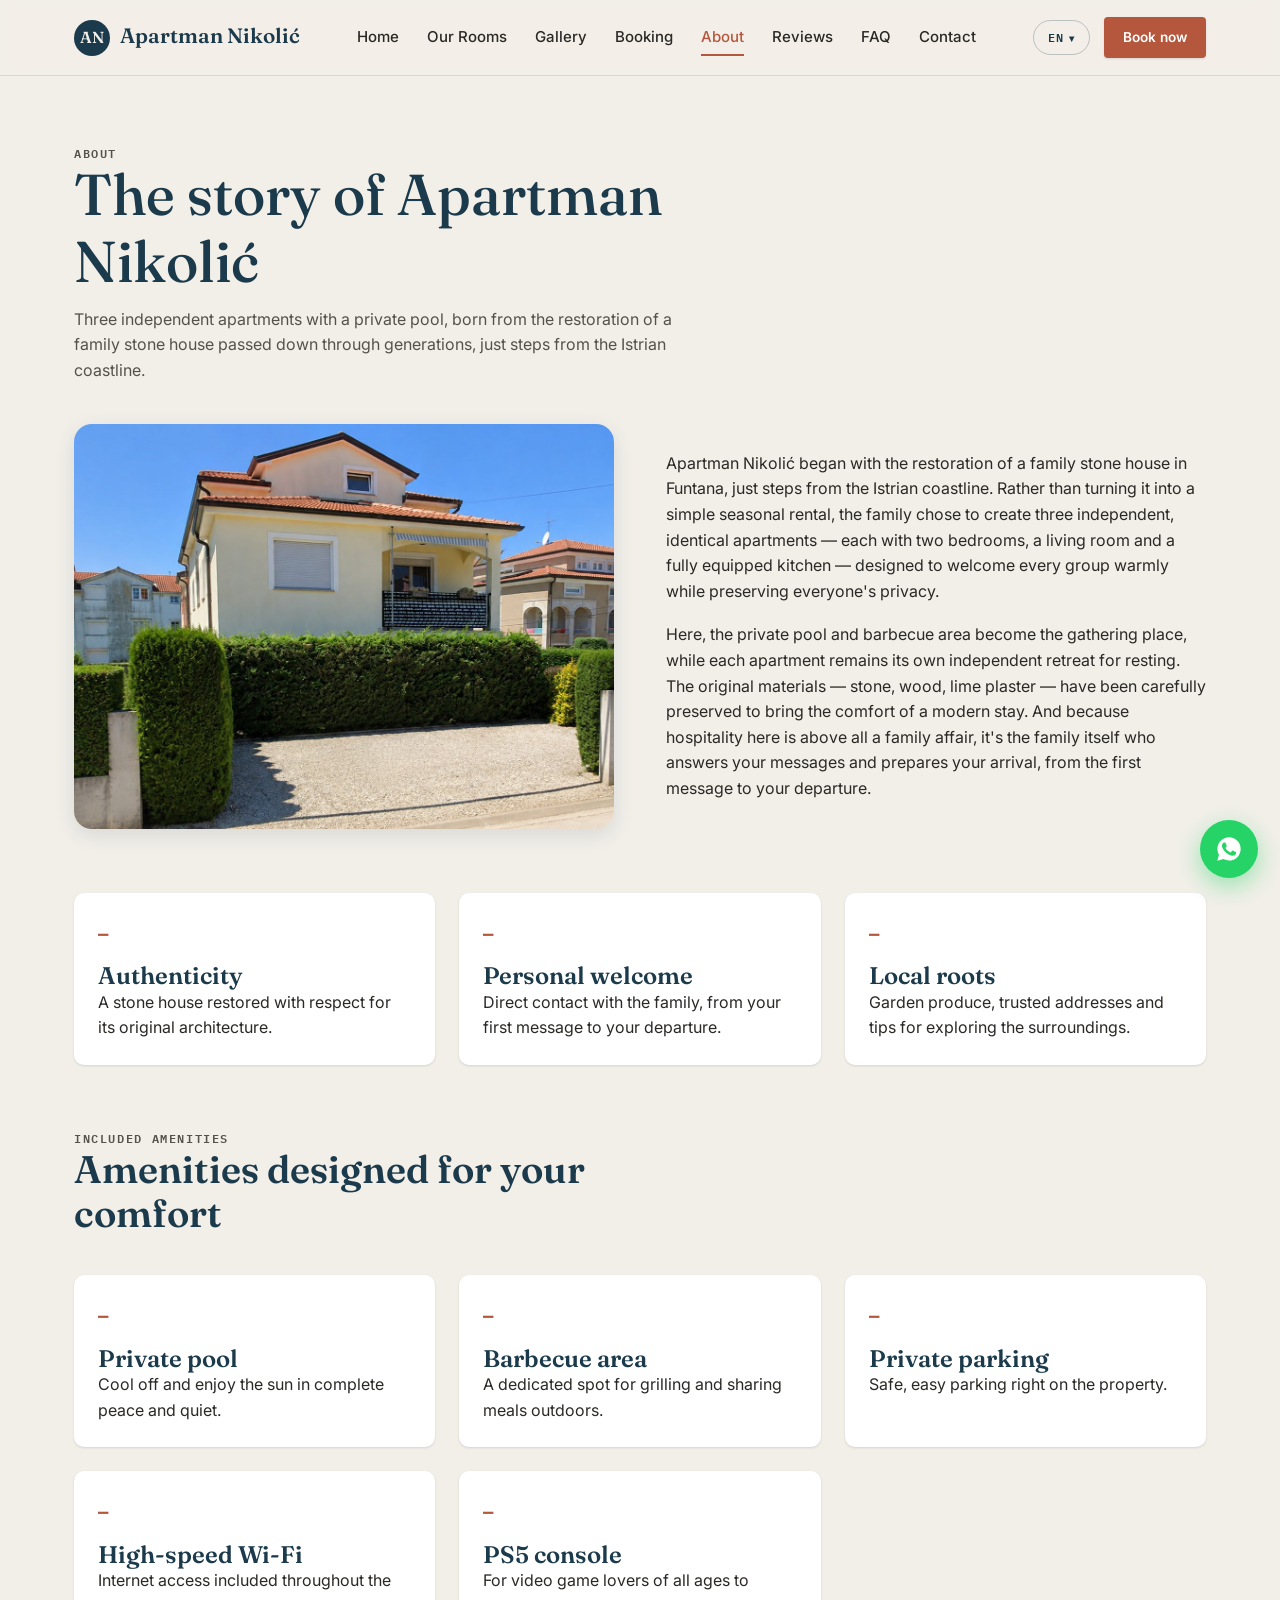
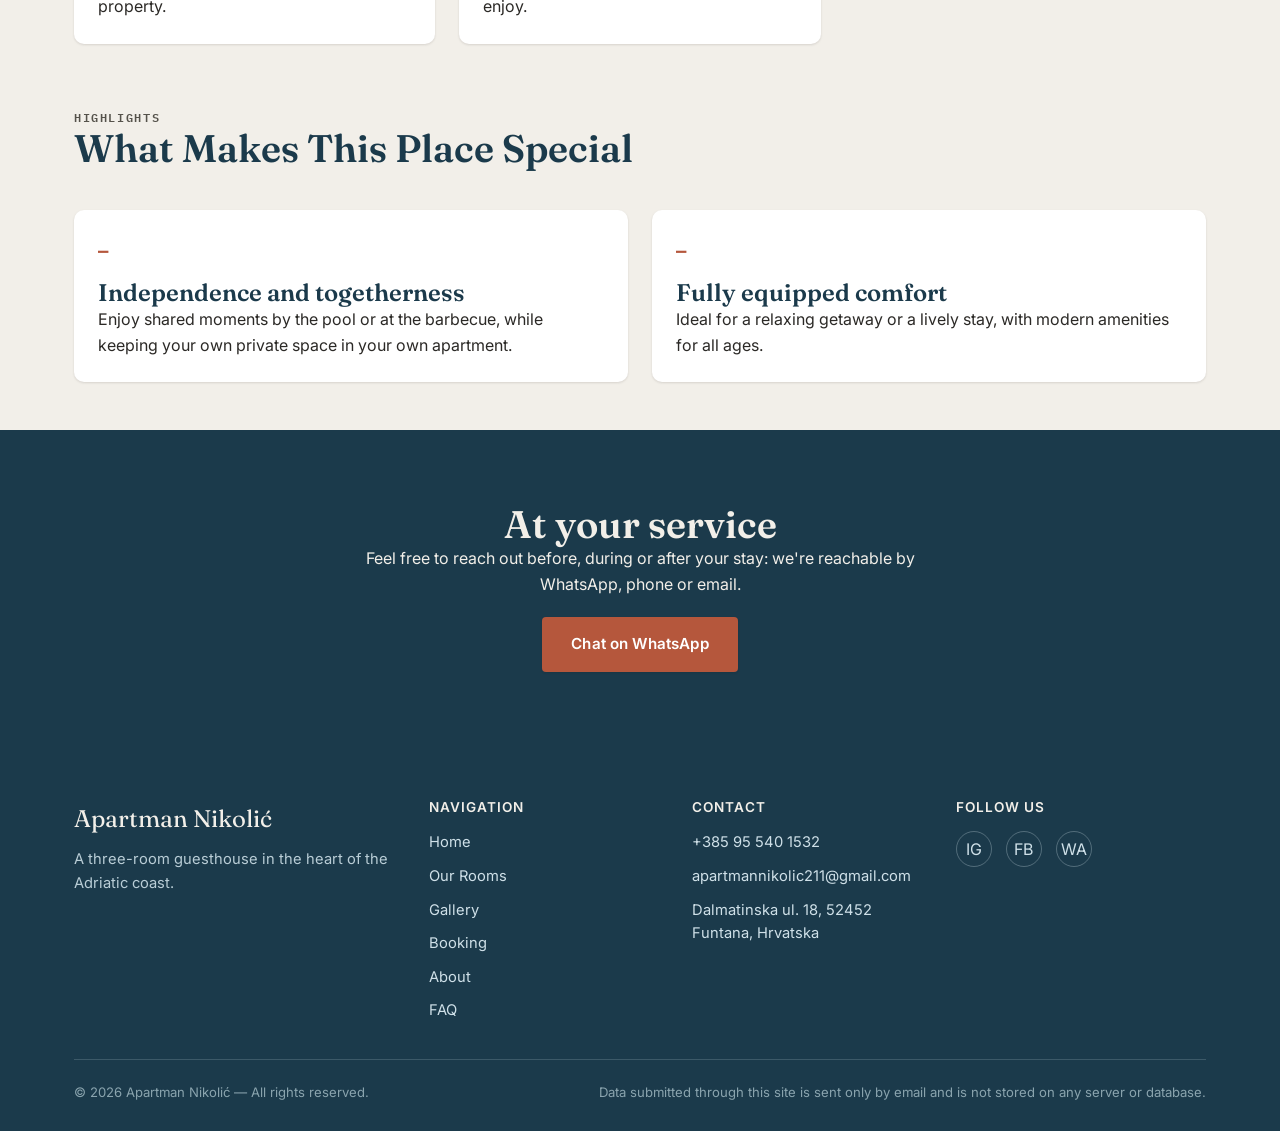
<file: about.html>
<!DOCTYPE html>
<html lang="hr">
<head>
<meta charset="UTF-8">
<meta name="viewport" content="width=device-width, initial-scale=1.0">
<title>O nama — Apartman Nikolić</title>
<meta name="description" content="Priča Apartmana Nikolić, pažljivo obnovljene kamene kuće na jadranskoj obali.">
<link rel="icon" href="data:image/svg+xml,%3Csvg xmlns='http://www.w3.org/2000/svg' viewBox='0 0 100 100'%3E%3Crect width='100' height='100' rx='20' fill='%231B3A4B'/%3E%3Cpath d='M18 58 L50 26 L82 58 L82 82 L18 82 Z' fill='%23F2EFE9'/%3E%3Crect x='42' y='62' width='16' height='20' fill='%23B5573C'/%3E%3C/svg%3E">
<link rel="preconnect" href="https://fonts.googleapis.com">
<link rel="preconnect" href="https://fonts.gstatic.com" crossorigin>
<link href="https://fonts.googleapis.com/css2?family=Fraunces:opsz,wght@9..144,400;9..144,500;9..144,600;9..144,700&family=Inter:wght@400;500;600;700&family=IBM+Plex+Mono:wght@400;500;600&display=swap" rel="stylesheet">
<link rel="stylesheet" href="assets/css/style.css?v=2">
</head>
<body data-page="about">
<a class="skip-link" href="#main" data-i18n="common.skipToContent">Aller au contenu</a>

<header class="site-header">
  <div class="site-header__inner">
    <a href="index.html" class="brand"><span class="brand__mark">AN</span> Apartman Nikolić</a>
    <nav class="main-nav" id="mainNav">
      <a href="index.html" data-nav-page="home" data-i18n="nav.home">Accueil</a>
      <a href="rooms.html" data-nav-page="rooms" data-i18n="nav.rooms">Nos chambres</a>
      <a href="gallery.html" data-nav-page="gallery" data-i18n="nav.gallery">Galerie</a>
      <a href="booking.html" data-nav-page="booking" data-i18n="nav.booking">Réservation</a>
      <a href="about.html" data-nav-page="about" data-i18n="nav.about">À propos</a>
      <a href="reviews.html" data-nav-page="reviews" data-i18n="nav.reviews">Avis clients</a>
      <a href="faq.html" data-nav-page="faq" data-i18n="nav.faq">FAQ</a>
      <a href="contact.html" data-nav-page="contact" data-i18n="nav.contact">Contact</a>
    </nav>
    <div class="header-actions">
      <div class="lang-switch">
        <button type="button" class="lang-switch__btn" aria-haspopup="true" aria-expanded="false" data-i18n-aria-label="common.chooseLanguage">
          <span data-lang-current-label>HR</span> <span class="lang-switch__chevron">▾</span>
        </button>
        <div class="lang-switch__menu" role="menu">
          <button type="button" class="lang-switch__option" data-lang="hr" role="menuitem">Hrvatski</button>
          <button type="button" class="lang-switch__option" data-lang="en" role="menuitem">English</button>
          <button type="button" class="lang-switch__option" data-lang="de" role="menuitem">Deutsch</button>
        </div>
      </div>
      <a href="booking.html" class="btn btn-primary btn-sm" data-i18n="common.bookNow">Réserver</a>
      <button type="button" class="nav-toggle" aria-label="Menu" aria-expanded="false">
        <span></span><span></span><span></span>
      </button>
    </div>
  </div>
</header>

<main id="main">
  <section class="section--tight section" style="padding-top:56px;">
    <div class="container">
      <div class="section-head">
        <p class="eyebrow" data-i18n="aboutPage.hero.eyebrow">À PROPOS</p>
        <h1 data-i18n="aboutPage.hero.title">L'histoire de l'Apartman Nikolić</h1>
        <p data-i18n="aboutPage.hero.text">…</p>
      </div>

      <div class="split-block">
        <div class="split-block__media">
          <img src="assets/img/exterior/maison-facade.jpg" alt="Apartman Nikolić" loading="lazy">
        </div>
        <div>
          <p data-i18n="aboutPage.story.0" style="margin-bottom:18px;">…</p>
          <p data-i18n="aboutPage.story.1">…</p>
        </div>
      </div>

      <div class="value-grid" style="margin-top:64px;">
        <div class="value-card"><span class="value-card__icon value-card__icon--plain">–</span><h3 data-i18n="aboutPage.values.0.title">…</h3><p data-i18n="aboutPage.values.0.text">…</p></div>
        <div class="value-card"><span class="value-card__icon value-card__icon--plain">–</span><h3 data-i18n="aboutPage.values.1.title">…</h3><p data-i18n="aboutPage.values.1.text">…</p></div>
        <div class="value-card"><span class="value-card__icon value-card__icon--plain">–</span><h3 data-i18n="aboutPage.values.2.title">…</h3><p data-i18n="aboutPage.values.2.text">…</p></div>
      </div>

      <div class="section-head" style="margin-top:64px;">
        <p class="eyebrow" data-i18n="aboutPage.amenitiesSection.eyebrow">ÉQUIPEMENTS INCLUS</p>
        <h2 data-i18n="aboutPage.amenitiesSection.title">Des équipements pensés pour votre confort</h2>
      </div>
      <div class="value-grid">
        <div class="value-card"><span class="value-card__icon value-card__icon--plain">–</span><h3 data-i18n="aboutPage.amenitiesSection.items.0.title">…</h3><p data-i18n="aboutPage.amenitiesSection.items.0.text">…</p></div>
        <div class="value-card"><span class="value-card__icon value-card__icon--plain">–</span><h3 data-i18n="aboutPage.amenitiesSection.items.1.title">…</h3><p data-i18n="aboutPage.amenitiesSection.items.1.text">…</p></div>
        <div class="value-card"><span class="value-card__icon value-card__icon--plain">–</span><h3 data-i18n="aboutPage.amenitiesSection.items.2.title">…</h3><p data-i18n="aboutPage.amenitiesSection.items.2.text">…</p></div>
        <div class="value-card"><span class="value-card__icon value-card__icon--plain">–</span><h3 data-i18n="aboutPage.amenitiesSection.items.3.title">…</h3><p data-i18n="aboutPage.amenitiesSection.items.3.text">…</p></div>
        <div class="value-card"><span class="value-card__icon value-card__icon--plain">–</span><h3 data-i18n="aboutPage.amenitiesSection.items.4.title">…</h3><p data-i18n="aboutPage.amenitiesSection.items.4.text">…</p></div>
      </div>

      <div class="section-head" style="margin-top:64px;">
        <p class="eyebrow" data-i18n="aboutPage.highlightsSection.eyebrow">AVANTAGES</p>
        <h2 data-i18n="aboutPage.highlightsSection.title">Les Plus de cet Hébergement</h2>
      </div>
      <div class="value-grid" style="grid-template-columns: repeat(2, 1fr);">
        <div class="value-card"><span class="value-card__icon value-card__icon--plain">–</span><h3 data-i18n="aboutPage.highlightsSection.items.0.title">…</h3><p data-i18n="aboutPage.highlightsSection.items.0.text">…</p></div>
        <div class="value-card"><span class="value-card__icon value-card__icon--plain">–</span><h3 data-i18n="aboutPage.highlightsSection.items.1.title">…</h3><p data-i18n="aboutPage.highlightsSection.items.1.text">…</p></div>
      </div>
    </div>
  </section>

  <section class="section section--adriatic text-center">
    <div class="container" style="max-width:600px;">
      <h2 data-i18n="aboutPage.hostTitle">À votre service</h2>
      <p data-i18n="aboutPage.hostText">…</p>
      <a data-config-href="whatsapp" target="_blank" rel="noopener" class="btn btn-primary" style="margin-top:20px;" data-i18n="common.whatsappLabel">Discuter sur WhatsApp</a>
    </div>
  </section>
</main>

<footer class="site-footer">
  <div class="container">
    <div class="footer-grid">
      <div>
        <div class="footer-brand__mark">Apartman Nikolić</div>
        <p data-i18n="footer.tagline">…</p>
      </div>
      <div>
        <h4 data-i18n="footer.pagesTitle">Navigation</h4>
        <div class="footer-links">
          <a href="index.html" data-i18n="nav.home">Accueil</a>
          <a href="rooms.html" data-i18n="nav.rooms">Nos chambres</a>
          <a href="gallery.html" data-i18n="nav.gallery">Galerie</a>
          <a href="booking.html" data-i18n="nav.booking">Réservation</a>
          <a href="about.html" data-i18n="nav.about">À propos</a>
          <a href="faq.html" data-i18n="nav.faq">FAQ</a>
        </div>
      </div>
      <div>
        <h4 data-i18n="footer.contactTitle">Contact</h4>
        <div class="footer-links">
          <a data-config-href="tel" data-config="contactPhoneDisplay">+385 95 540 1532</a>
          <a data-config-href="email" data-config="contactEmail">info@apartman-nikolic.hr</a>
          <a data-config-href="map" data-config="address" target="_blank" rel="noopener">Dalmatinska ul. 18, 52452 Funtana, Hrvatska</a>
        </div>
      </div>
      <div>
        <h4 data-i18n="footer.followTitle">Suivez-nous</h4>
        <div class="social-row">
          <a href="#" aria-label="Instagram">IG</a>
          <a href="#" aria-label="Facebook">FB</a>
          <a data-config-href="whatsapp" target="_blank" rel="noopener" aria-label="WhatsApp">WA</a>
        </div>
      </div>
    </div>
    <div class="footer-bottom">
      <span>&copy; <span id="year"></span> Apartman Nikolić — <span data-i18n="footer.rights">Tous droits réservés.</span></span>
      <span data-i18n="footer.privacyNote">…</span>
    </div>
  </div>
</footer>

<a class="whatsapp-float" data-config-href="whatsapp" target="_blank" rel="noopener" data-i18n-aria-label="common.whatsappLabel" aria-label="WhatsApp">
  <svg width="28" height="28" viewBox="0 0 24 24" fill="currentColor" aria-hidden="true"><path d="M12.04 2c-5.5 0-9.96 4.46-9.96 9.96 0 1.76.46 3.48 1.34 5L2 22l5.2-1.36a9.9 9.9 0 0 0 4.84 1.24h.01c5.5 0 9.96-4.46 9.96-9.96S17.55 2 12.04 2Zm5.86 14.24c-.25.7-1.46 1.34-2.02 1.42-.52.08-1.17.11-1.89-.12-.43-.14-.99-.32-1.7-.63-3-1.3-4.96-4.34-5.11-4.54-.15-.2-1.22-1.63-1.22-3.11 0-1.48.78-2.2 1.05-2.5.27-.3.6-.37.8-.37.2 0 .4 0 .58.01.19.01.44-.07.68.53.25.6.85 2.08.92 2.23.07.15.12.33.02.53-.1.2-.15.33-.3.5-.15.18-.31.4-.45.53-.15.15-.3.31-.13.61.17.3.76 1.26 1.63 2.04 1.12 1 2.06 1.31 2.36 1.46.3.15.48.13.66-.08.18-.2.76-.89.96-1.19.2-.3.4-.25.68-.15.28.1 1.77.84 2.08 1 .3.15.5.23.58.36.08.13.08.75-.17 1.45Z"/></svg>
</a>

<script src="assets/js/config.js?v=2"></script>
<script src="assets/js/i18n.js?v=2"></script>
<script src="assets/js/rooms-data.js?v=2"></script>
<script src="assets/js/main.js?v=2"></script>
<script src="assets/js/rooms-ui.js?v=2"></script>
</body>
</html>
</file>
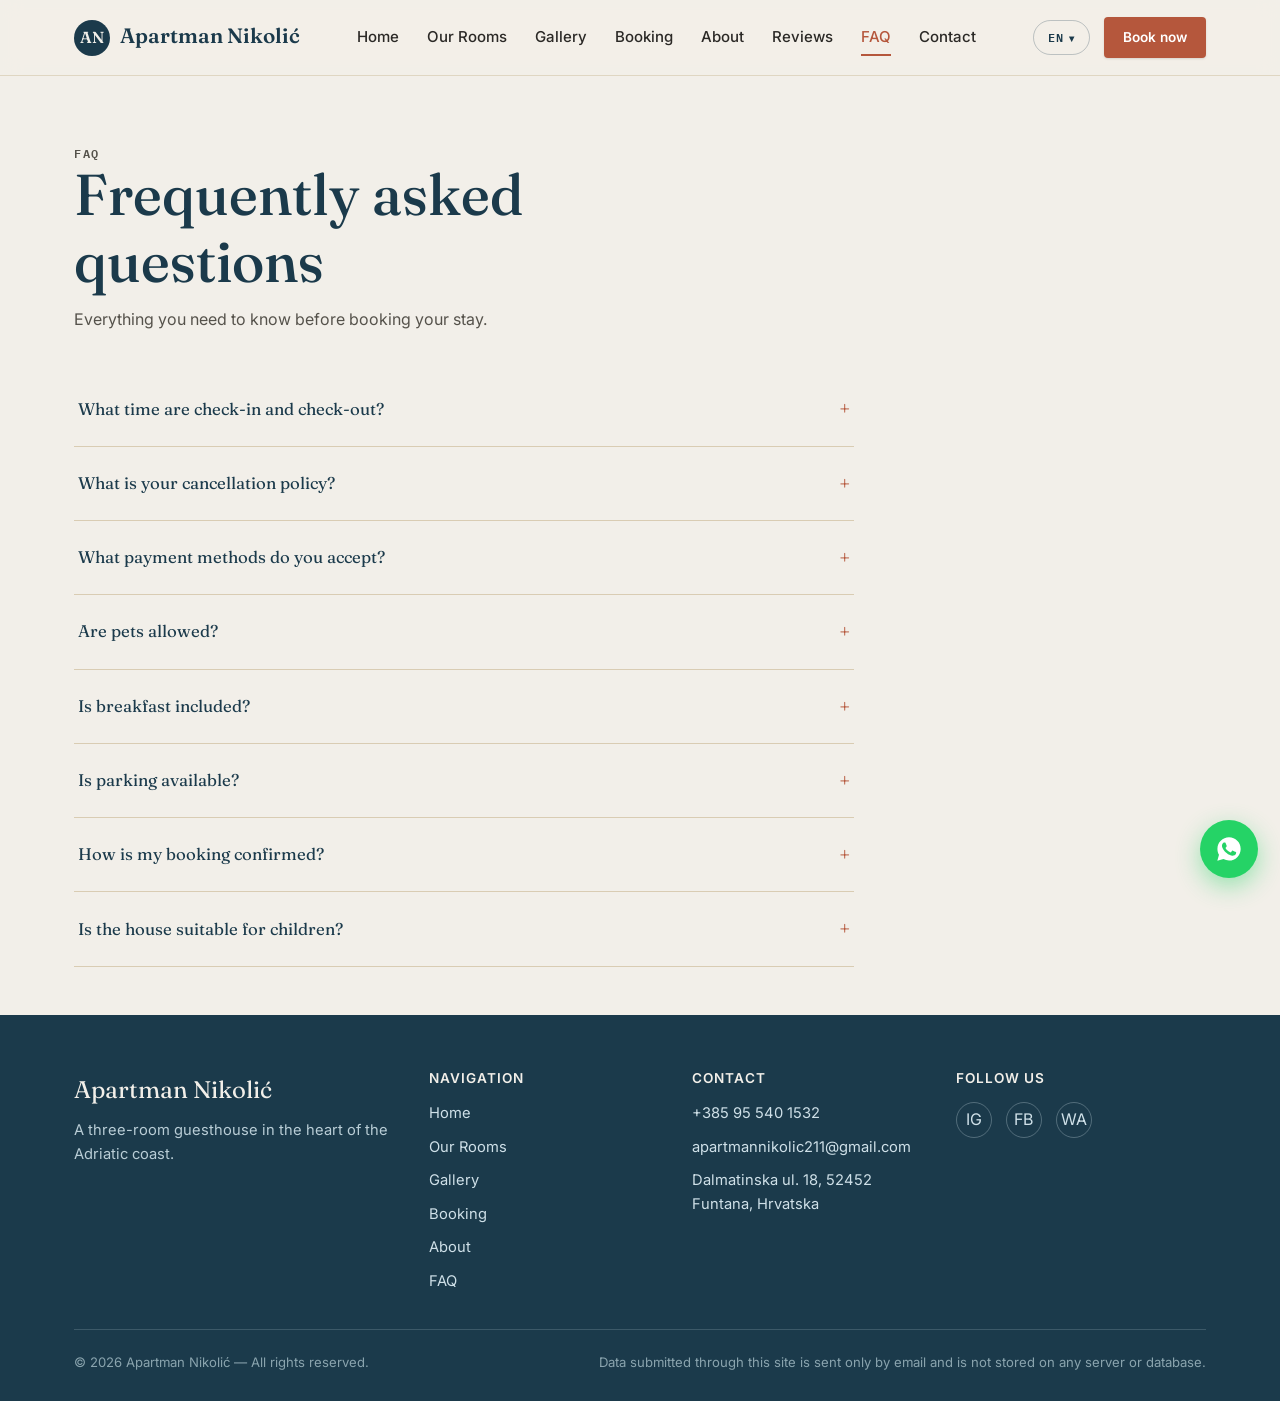
<file: faq.html>
<!DOCTYPE html>
<html lang="hr">
<head>
<meta charset="UTF-8">
<meta name="viewport" content="width=device-width, initial-scale=1.0">
<title>Česta pitanja — Apartman Nikolić</title>
<meta name="description" content="Dolazak, otkazivanje, plaćanje, kućni ljubimci: svi odgovori na vaša pitanja.">
<link rel="icon" href="data:image/svg+xml,%3Csvg xmlns='http://www.w3.org/2000/svg' viewBox='0 0 100 100'%3E%3Crect width='100' height='100' rx='20' fill='%231B3A4B'/%3E%3Cpath d='M18 58 L50 26 L82 58 L82 82 L18 82 Z' fill='%23F2EFE9'/%3E%3Crect x='42' y='62' width='16' height='20' fill='%23B5573C'/%3E%3C/svg%3E">
<link rel="preconnect" href="https://fonts.googleapis.com">
<link rel="preconnect" href="https://fonts.gstatic.com" crossorigin>
<link href="https://fonts.googleapis.com/css2?family=Fraunces:opsz,wght@9..144,400;9..144,500;9..144,600;9..144,700&family=Inter:wght@400;500;600;700&family=IBM+Plex+Mono:wght@400;500;600&display=swap" rel="stylesheet">
<link rel="stylesheet" href="assets/css/style.css?v=2">
</head>
<body data-page="faq">
<a class="skip-link" href="#main" data-i18n="common.skipToContent">Aller au contenu</a>

<header class="site-header">
  <div class="site-header__inner">
    <a href="index.html" class="brand"><span class="brand__mark">AN</span> Apartman Nikolić</a>
    <nav class="main-nav" id="mainNav">
      <a href="index.html" data-nav-page="home" data-i18n="nav.home">Accueil</a>
      <a href="rooms.html" data-nav-page="rooms" data-i18n="nav.rooms">Nos chambres</a>
      <a href="gallery.html" data-nav-page="gallery" data-i18n="nav.gallery">Galerie</a>
      <a href="booking.html" data-nav-page="booking" data-i18n="nav.booking">Réservation</a>
      <a href="about.html" data-nav-page="about" data-i18n="nav.about">À propos</a>
      <a href="reviews.html" data-nav-page="reviews" data-i18n="nav.reviews">Avis clients</a>
      <a href="faq.html" data-nav-page="faq" data-i18n="nav.faq">FAQ</a>
      <a href="contact.html" data-nav-page="contact" data-i18n="nav.contact">Contact</a>
    </nav>
    <div class="header-actions">
      <div class="lang-switch">
        <button type="button" class="lang-switch__btn" aria-haspopup="true" aria-expanded="false" data-i18n-aria-label="common.chooseLanguage">
          <span data-lang-current-label>HR</span> <span class="lang-switch__chevron">▾</span>
        </button>
        <div class="lang-switch__menu" role="menu">
          <button type="button" class="lang-switch__option" data-lang="hr" role="menuitem">Hrvatski</button>
          <button type="button" class="lang-switch__option" data-lang="en" role="menuitem">English</button>
          <button type="button" class="lang-switch__option" data-lang="de" role="menuitem">Deutsch</button>
        </div>
      </div>
      <a href="booking.html" class="btn btn-primary btn-sm" data-i18n="common.bookNow">Réserver</a>
      <button type="button" class="nav-toggle" aria-label="Menu" aria-expanded="false">
        <span></span><span></span><span></span>
      </button>
    </div>
  </div>
</header>

<main id="main">
  <section class="section--tight section" style="padding-top:56px;">
    <div class="container">
      <div class="section-head">
        <p class="eyebrow" data-i18n="faqPage.hero.eyebrow">FAQ</p>
        <h1 data-i18n="faqPage.hero.title">Questions fréquentes</h1>
        <p data-i18n="faqPage.hero.text">…</p>
      </div>

      <div class="faq-list">
        <div class="faq-item">
          <button type="button" class="faq-item__q"><span data-i18n="faqPage.list.0.q">…</span><span class="faq-item__icon" aria-hidden="true">+</span></button>
          <div class="faq-item__a"><div class="faq-item__a-inner" data-i18n="faqPage.list.0.a">…</div></div>
        </div>
        <div class="faq-item">
          <button type="button" class="faq-item__q"><span data-i18n="faqPage.list.1.q">…</span><span class="faq-item__icon" aria-hidden="true">+</span></button>
          <div class="faq-item__a"><div class="faq-item__a-inner" data-i18n="faqPage.list.1.a">…</div></div>
        </div>
        <div class="faq-item">
          <button type="button" class="faq-item__q"><span data-i18n="faqPage.list.2.q">…</span><span class="faq-item__icon" aria-hidden="true">+</span></button>
          <div class="faq-item__a"><div class="faq-item__a-inner" data-i18n="faqPage.list.2.a">…</div></div>
        </div>
        <div class="faq-item">
          <button type="button" class="faq-item__q"><span data-i18n="faqPage.list.3.q">…</span><span class="faq-item__icon" aria-hidden="true">+</span></button>
          <div class="faq-item__a"><div class="faq-item__a-inner" data-i18n="faqPage.list.3.a">…</div></div>
        </div>
        <div class="faq-item">
          <button type="button" class="faq-item__q"><span data-i18n="faqPage.list.4.q">…</span><span class="faq-item__icon" aria-hidden="true">+</span></button>
          <div class="faq-item__a"><div class="faq-item__a-inner" data-i18n="faqPage.list.4.a">…</div></div>
        </div>
        <div class="faq-item">
          <button type="button" class="faq-item__q"><span data-i18n="faqPage.list.5.q">…</span><span class="faq-item__icon" aria-hidden="true">+</span></button>
          <div class="faq-item__a"><div class="faq-item__a-inner" data-i18n="faqPage.list.5.a">…</div></div>
        </div>
        <div class="faq-item">
          <button type="button" class="faq-item__q"><span data-i18n="faqPage.list.6.q">…</span><span class="faq-item__icon" aria-hidden="true">+</span></button>
          <div class="faq-item__a"><div class="faq-item__a-inner" data-i18n="faqPage.list.6.a">…</div></div>
        </div>
        <div class="faq-item">
          <button type="button" class="faq-item__q"><span data-i18n="faqPage.list.7.q">…</span><span class="faq-item__icon" aria-hidden="true">+</span></button>
          <div class="faq-item__a"><div class="faq-item__a-inner" data-i18n="faqPage.list.7.a">…</div></div>
        </div>
      </div>
    </div>
  </section>
</main>

<footer class="site-footer">
  <div class="container">
    <div class="footer-grid">
      <div>
        <div class="footer-brand__mark">Apartman Nikolić</div>
        <p data-i18n="footer.tagline">…</p>
      </div>
      <div>
        <h4 data-i18n="footer.pagesTitle">Navigation</h4>
        <div class="footer-links">
          <a href="index.html" data-i18n="nav.home">Accueil</a>
          <a href="rooms.html" data-i18n="nav.rooms">Nos chambres</a>
          <a href="gallery.html" data-i18n="nav.gallery">Galerie</a>
          <a href="booking.html" data-i18n="nav.booking">Réservation</a>
          <a href="about.html" data-i18n="nav.about">À propos</a>
          <a href="faq.html" data-i18n="nav.faq">FAQ</a>
        </div>
      </div>
      <div>
        <h4 data-i18n="footer.contactTitle">Contact</h4>
        <div class="footer-links">
          <a data-config-href="tel" data-config="contactPhoneDisplay">+385 95 540 1532</a>
          <a data-config-href="email" data-config="contactEmail">info@apartman-nikolic.hr</a>
          <a data-config-href="map" data-config="address" target="_blank" rel="noopener">Dalmatinska ul. 18, 52452 Funtana, Hrvatska</a>
        </div>
      </div>
      <div>
        <h4 data-i18n="footer.followTitle">Suivez-nous</h4>
        <div class="social-row">
          <a href="#" aria-label="Instagram">IG</a>
          <a href="#" aria-label="Facebook">FB</a>
          <a data-config-href="whatsapp" target="_blank" rel="noopener" aria-label="WhatsApp">WA</a>
        </div>
      </div>
    </div>
    <div class="footer-bottom">
      <span>&copy; <span id="year"></span> Apartman Nikolić — <span data-i18n="footer.rights">Tous droits réservés.</span></span>
      <span data-i18n="footer.privacyNote">…</span>
    </div>
  </div>
</footer>

<a class="whatsapp-float" data-config-href="whatsapp" target="_blank" rel="noopener" data-i18n-aria-label="common.whatsappLabel" aria-label="WhatsApp">
  <svg width="28" height="28" viewBox="0 0 24 24" fill="currentColor" aria-hidden="true"><path d="M12.04 2c-5.5 0-9.96 4.46-9.96 9.96 0 1.76.46 3.48 1.34 5L2 22l5.2-1.36a9.9 9.9 0 0 0 4.84 1.24h.01c5.5 0 9.96-4.46 9.96-9.96S17.55 2 12.04 2Zm5.86 14.24c-.25.7-1.46 1.34-2.02 1.42-.52.08-1.17.11-1.89-.12-.43-.14-.99-.32-1.7-.63-3-1.3-4.96-4.34-5.11-4.54-.15-.2-1.22-1.63-1.22-3.11 0-1.48.78-2.2 1.05-2.5.27-.3.6-.37.8-.37.2 0 .4 0 .58.01.19.01.44-.07.68.53.25.6.85 2.08.92 2.23.07.15.12.33.02.53-.1.2-.15.33-.3.5-.15.18-.31.4-.45.53-.15.15-.3.31-.13.61.17.3.76 1.26 1.63 2.04 1.12 1 2.06 1.31 2.36 1.46.3.15.48.13.66-.08.18-.2.76-.89.96-1.19.2-.3.4-.25.68-.15.28.1 1.77.84 2.08 1 .3.15.5.23.58.36.08.13.08.75-.17 1.45Z"/></svg>
</a>

<script src="assets/js/config.js?v=2"></script>
<script src="assets/js/i18n.js?v=2"></script>
<script src="assets/js/rooms-data.js?v=2"></script>
<script src="assets/js/main.js?v=2"></script>
<script src="assets/js/rooms-ui.js?v=2"></script>
<script src="assets/js/faq.js?v=2"></script>
</body>
</html>
</file>
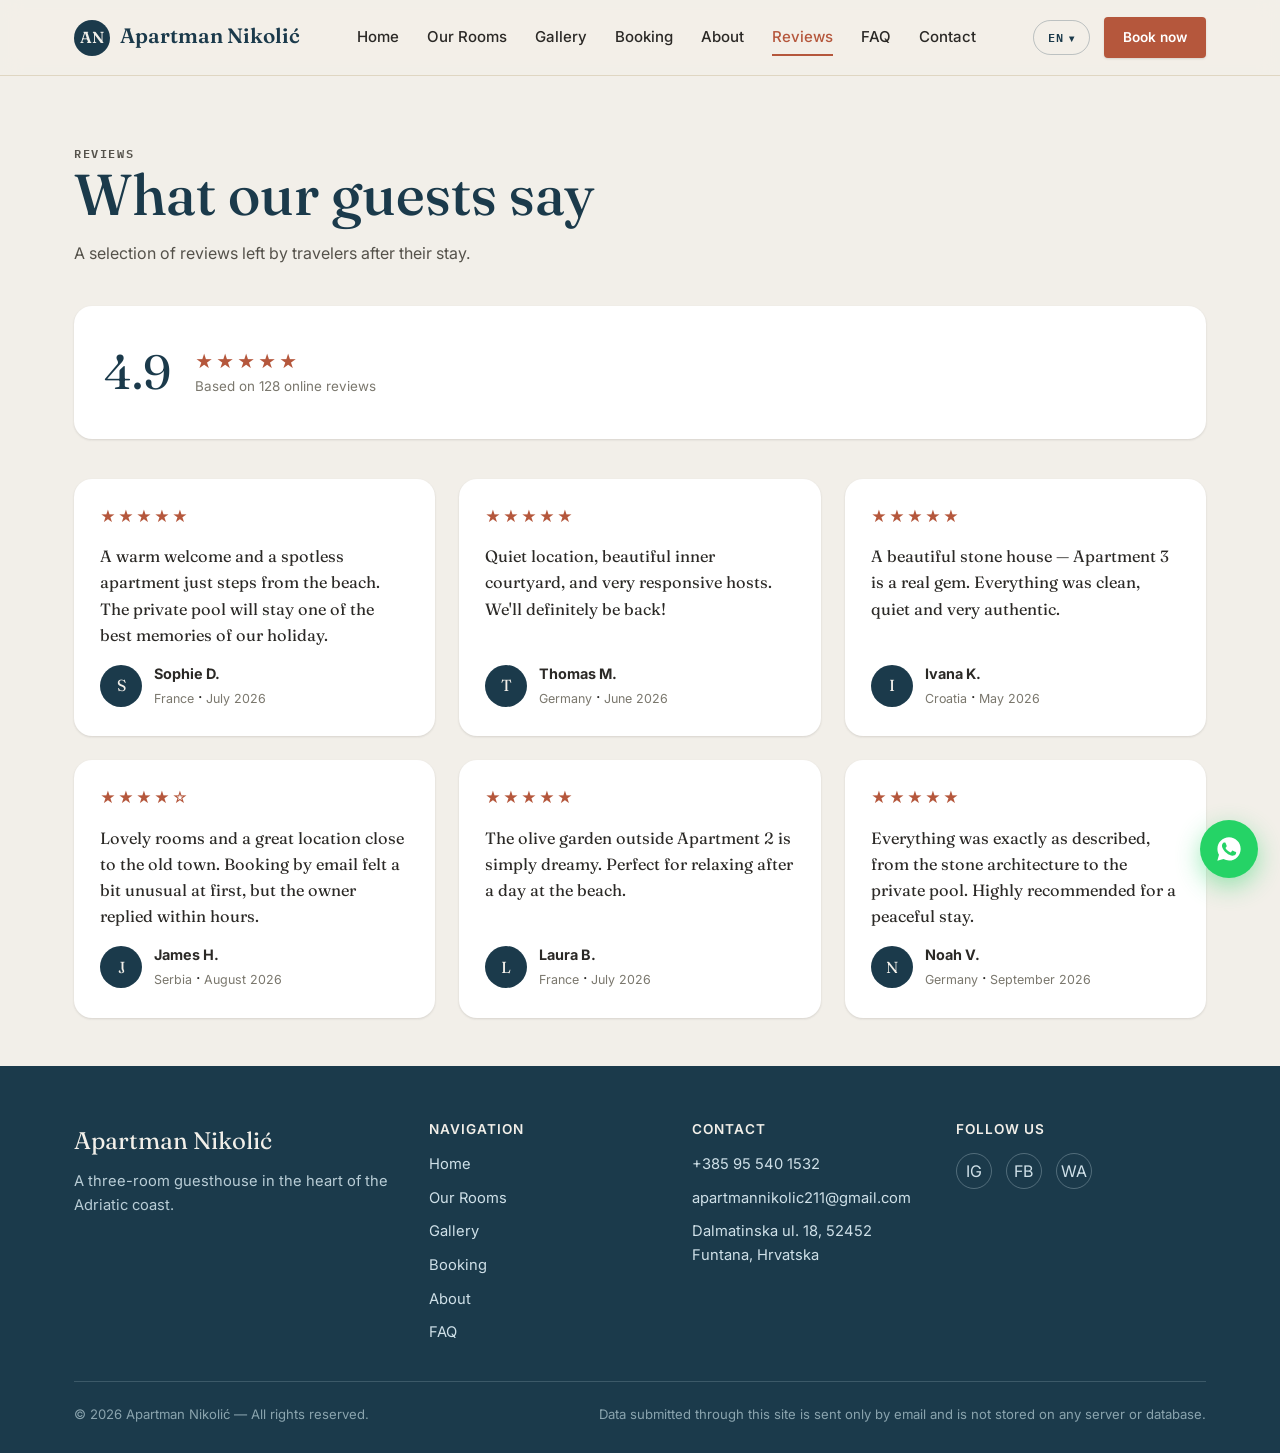
<file: reviews.html>
<!DOCTYPE html>
<html lang="hr">
<head>
<meta charset="UTF-8">
<meta name="viewport" content="width=device-width, initial-scale=1.0">
<title>Recenzije — Apartman Nikolić</title>
<meta name="description" content="Pročitajte što naši gosti kažu nakon boravka u Apartmanu Nikolić.">
<link rel="icon" href="data:image/svg+xml,%3Csvg xmlns='http://www.w3.org/2000/svg' viewBox='0 0 100 100'%3E%3Crect width='100' height='100' rx='20' fill='%231B3A4B'/%3E%3Cpath d='M18 58 L50 26 L82 58 L82 82 L18 82 Z' fill='%23F2EFE9'/%3E%3Crect x='42' y='62' width='16' height='20' fill='%23B5573C'/%3E%3C/svg%3E">
<link rel="preconnect" href="https://fonts.googleapis.com">
<link rel="preconnect" href="https://fonts.gstatic.com" crossorigin>
<link href="https://fonts.googleapis.com/css2?family=Fraunces:opsz,wght@9..144,400;9..144,500;9..144,600;9..144,700&family=Inter:wght@400;500;600;700&family=IBM+Plex+Mono:wght@400;500;600&display=swap" rel="stylesheet">
<link rel="stylesheet" href="assets/css/style.css?v=2">
</head>
<body data-page="reviews">
<a class="skip-link" href="#main" data-i18n="common.skipToContent">Aller au contenu</a>

<header class="site-header">
  <div class="site-header__inner">
    <a href="index.html" class="brand"><span class="brand__mark">AN</span> Apartman Nikolić</a>
    <nav class="main-nav" id="mainNav">
      <a href="index.html" data-nav-page="home" data-i18n="nav.home">Accueil</a>
      <a href="rooms.html" data-nav-page="rooms" data-i18n="nav.rooms">Nos chambres</a>
      <a href="gallery.html" data-nav-page="gallery" data-i18n="nav.gallery">Galerie</a>
      <a href="booking.html" data-nav-page="booking" data-i18n="nav.booking">Réservation</a>
      <a href="about.html" data-nav-page="about" data-i18n="nav.about">À propos</a>
      <a href="reviews.html" data-nav-page="reviews" data-i18n="nav.reviews">Avis clients</a>
      <a href="faq.html" data-nav-page="faq" data-i18n="nav.faq">FAQ</a>
      <a href="contact.html" data-nav-page="contact" data-i18n="nav.contact">Contact</a>
    </nav>
    <div class="header-actions">
      <div class="lang-switch">
        <button type="button" class="lang-switch__btn" aria-haspopup="true" aria-expanded="false" data-i18n-aria-label="common.chooseLanguage">
          <span data-lang-current-label>HR</span> <span class="lang-switch__chevron">▾</span>
        </button>
        <div class="lang-switch__menu" role="menu">
          <button type="button" class="lang-switch__option" data-lang="hr" role="menuitem">Hrvatski</button>
          <button type="button" class="lang-switch__option" data-lang="en" role="menuitem">English</button>
          <button type="button" class="lang-switch__option" data-lang="de" role="menuitem">Deutsch</button>
        </div>
      </div>
      <a href="booking.html" class="btn btn-primary btn-sm" data-i18n="common.bookNow">Réserver</a>
      <button type="button" class="nav-toggle" aria-label="Menu" aria-expanded="false">
        <span></span><span></span><span></span>
      </button>
    </div>
  </div>
</header>

<main id="main">
  <section class="section--tight section" style="padding-top:56px;">
    <div class="container">
      <div class="section-head">
        <p class="eyebrow" data-i18n="reviewsPage.hero.eyebrow">AVIS CLIENTS</p>
        <h1 data-i18n="reviewsPage.hero.title">Ce que disent nos hôtes</h1>
        <p data-i18n="reviewsPage.hero.text">…</p>
      </div>

      <div class="rating-summary">
        <div class="rating-summary__score" id="ratingScore">4.9</div>
        <div>
          <div class="rating-summary__stars">★★★★★</div>
          <div class="rating-summary__count" data-i18n="reviewsPage.ratingSummary.basedOn">Basé sur 128 avis en ligne</div>
        </div>
      </div>

      <div class="review-grid">
        <article class="review-card">
          <div class="review-card__stars">★★★★★</div>
          <p class="review-card__quote" data-i18n="reviewsPage.list.0.quote">…</p>
          <div class="review-card__author">
            <div class="review-avatar">S</div>
            <div><strong data-i18n="reviewsPage.list.0.author">Sophie D.</strong><span data-i18n="reviewsPage.list.0.origin">France</span> · <span data-i18n="reviewsPage.list.0.date">Juillet 2026</span></div>
          </div>
        </article>
        <article class="review-card">
          <div class="review-card__stars">★★★★★</div>
          <p class="review-card__quote" data-i18n="reviewsPage.list.1.quote">…</p>
          <div class="review-card__author">
            <div class="review-avatar">T</div>
            <div><strong data-i18n="reviewsPage.list.1.author">Thomas M.</strong><span data-i18n="reviewsPage.list.1.origin">Allemagne</span> · <span data-i18n="reviewsPage.list.1.date">Juin 2026</span></div>
          </div>
        </article>
        <article class="review-card">
          <div class="review-card__stars">★★★★★</div>
          <p class="review-card__quote" data-i18n="reviewsPage.list.2.quote">…</p>
          <div class="review-card__author">
            <div class="review-avatar">I</div>
            <div><strong data-i18n="reviewsPage.list.2.author">Ivana K.</strong><span data-i18n="reviewsPage.list.2.origin">Croatie</span> · <span data-i18n="reviewsPage.list.2.date">Mai 2026</span></div>
          </div>
        </article>
        <article class="review-card">
          <div class="review-card__stars">★★★★☆</div>
          <p class="review-card__quote" data-i18n="reviewsPage.list.3.quote">…</p>
          <div class="review-card__author">
            <div class="review-avatar">J</div>
            <div><strong data-i18n="reviewsPage.list.3.author">James H.</strong><span data-i18n="reviewsPage.list.3.origin">Royaume-Uni</span> · <span data-i18n="reviewsPage.list.3.date">Août 2026</span></div>
          </div>
        </article>
        <article class="review-card">
          <div class="review-card__stars">★★★★★</div>
          <p class="review-card__quote" data-i18n="reviewsPage.list.4.quote">…</p>
          <div class="review-card__author">
            <div class="review-avatar">L</div>
            <div><strong data-i18n="reviewsPage.list.4.author">Laura B.</strong><span data-i18n="reviewsPage.list.4.origin">Autriche</span> · <span data-i18n="reviewsPage.list.4.date">Juillet 2026</span></div>
          </div>
        </article>
        <article class="review-card">
          <div class="review-card__stars">★★★★★</div>
          <p class="review-card__quote" data-i18n="reviewsPage.list.5.quote">…</p>
          <div class="review-card__author">
            <div class="review-avatar">N</div>
            <div><strong data-i18n="reviewsPage.list.5.author">Noah V.</strong><span data-i18n="reviewsPage.list.5.origin">Pays-Bas</span> · <span data-i18n="reviewsPage.list.5.date">Septembre 2026</span></div>
          </div>
        </article>
      </div>
    </div>
  </section>
</main>

<footer class="site-footer">
  <div class="container">
    <div class="footer-grid">
      <div>
        <div class="footer-brand__mark">Apartman Nikolić</div>
        <p data-i18n="footer.tagline">…</p>
      </div>
      <div>
        <h4 data-i18n="footer.pagesTitle">Navigation</h4>
        <div class="footer-links">
          <a href="index.html" data-i18n="nav.home">Accueil</a>
          <a href="rooms.html" data-i18n="nav.rooms">Nos chambres</a>
          <a href="gallery.html" data-i18n="nav.gallery">Galerie</a>
          <a href="booking.html" data-i18n="nav.booking">Réservation</a>
          <a href="about.html" data-i18n="nav.about">À propos</a>
          <a href="faq.html" data-i18n="nav.faq">FAQ</a>
        </div>
      </div>
      <div>
        <h4 data-i18n="footer.contactTitle">Contact</h4>
        <div class="footer-links">
          <a data-config-href="tel" data-config="contactPhoneDisplay">+385 95 540 1532</a>
          <a data-config-href="email" data-config="contactEmail">info@apartman-nikolic.hr</a>
          <a data-config-href="map" data-config="address" target="_blank" rel="noopener">Dalmatinska ul. 18, 52452 Funtana, Hrvatska</a>
        </div>
      </div>
      <div>
        <h4 data-i18n="footer.followTitle">Suivez-nous</h4>
        <div class="social-row">
          <a href="#" aria-label="Instagram">IG</a>
          <a href="#" aria-label="Facebook">FB</a>
          <a data-config-href="whatsapp" target="_blank" rel="noopener" aria-label="WhatsApp">WA</a>
        </div>
      </div>
    </div>
    <div class="footer-bottom">
      <span>&copy; <span id="year"></span> Apartman Nikolić — <span data-i18n="footer.rights">Tous droits réservés.</span></span>
      <span data-i18n="footer.privacyNote">…</span>
    </div>
  </div>
</footer>

<a class="whatsapp-float" data-config-href="whatsapp" target="_blank" rel="noopener" data-i18n-aria-label="common.whatsappLabel" aria-label="WhatsApp">
  <svg width="28" height="28" viewBox="0 0 24 24" fill="currentColor" aria-hidden="true"><path d="M12.04 2c-5.5 0-9.96 4.46-9.96 9.96 0 1.76.46 3.48 1.34 5L2 22l5.2-1.36a9.9 9.9 0 0 0 4.84 1.24h.01c5.5 0 9.96-4.46 9.96-9.96S17.55 2 12.04 2Zm5.86 14.24c-.25.7-1.46 1.34-2.02 1.42-.52.08-1.17.11-1.89-.12-.43-.14-.99-.32-1.7-.63-3-1.3-4.96-4.34-5.11-4.54-.15-.2-1.22-1.63-1.22-3.11 0-1.48.78-2.2 1.05-2.5.27-.3.6-.37.8-.37.2 0 .4 0 .58.01.19.01.44-.07.68.53.25.6.85 2.08.92 2.23.07.15.12.33.02.53-.1.2-.15.33-.3.5-.15.18-.31.4-.45.53-.15.15-.3.31-.13.61.17.3.76 1.26 1.63 2.04 1.12 1 2.06 1.31 2.36 1.46.3.15.48.13.66-.08.18-.2.76-.89.96-1.19.2-.3.4-.25.68-.15.28.1 1.77.84 2.08 1 .3.15.5.23.58.36.08.13.08.75-.17 1.45Z"/></svg>
</a>

<script src="assets/js/config.js?v=2"></script>
<script src="assets/js/i18n.js?v=2"></script>
<script src="assets/js/rooms-data.js?v=2"></script>
<script src="assets/js/main.js?v=2"></script>
<script src="assets/js/rooms-ui.js?v=2"></script>
</body>
</html>
</file>
<file: assets/css/style.css>
/* =========================================================
   Apartman Nikolić — Design System
   Palette: Stone / Adriatic Blue / Olive / Terracotta / Charcoal / Brass
   Fonts: Fraunces (headings) / Inter (body) / IBM Plex Mono (data)
   ========================================================= */

:root {
  --color-stone: #F2EFE9;
  --color-stone-dark: #E7E1D5;
  --color-adriatic: #1B3A4B;
  --color-adriatic-light: #24506a;
  --color-olive: #6B7756;
  --color-terracotta: #B5573C;
  --color-terracotta-dark: #9a4530;
  --color-charcoal: #2B2926;
  --color-brass: #A98B4F;
  --color-white: #FFFFFF;

  --font-heading: 'Fraunces', Georgia, serif;
  --font-body: 'Inter', -apple-system, BlinkMacSystemFont, sans-serif;
  --font-mono: 'IBM Plex Mono', 'Courier New', monospace;

  --radius-sm: 4px;
  --radius-md: 10px;
  --radius-lg: 18px;

  --shadow-sm: 0 1px 3px rgba(43, 41, 38, 0.08), 0 1px 2px rgba(43, 41, 38, 0.06);
  --shadow-md: 0 6px 20px rgba(27, 58, 75, 0.12);
  --shadow-lg: 0 20px 50px rgba(27, 58, 75, 0.22);

  --container-w: 1180px;
  --header-h: 76px;
}

/* ---------- Reset ---------- */
*, *::before, *::after { box-sizing: border-box; }
html { scroll-behavior: smooth; }
body, h1, h2, h3, h4, p, figure, blockquote, dl, dd { margin: 0; }
ul[class], ol[class] { list-style: none; margin: 0; padding: 0; }
img, picture, svg { display: block; max-width: 100%; }
button, input, textarea, select { font: inherit; color: inherit; }
a { color: inherit; text-decoration: none; }
button { cursor: pointer; background: none; border: none; }

body {
  font-family: var(--font-body);
  background: var(--color-stone);
  color: var(--color-charcoal);
  line-height: 1.6;
  -webkit-font-smoothing: antialiased;
  overflow-x: hidden;
}

h1, h2, h3, h4 { font-family: var(--font-heading); font-weight: 600; line-height: 1.15; color: var(--color-adriatic); }
h1 { font-size: clamp(2.2rem, 5vw, 3.6rem); font-weight: 500; }
h2 { font-size: clamp(1.7rem, 3.4vw, 2.4rem); }
h3 { font-size: clamp(1.25rem, 2.4vw, 1.5rem); }

.eyebrow {
  font-family: var(--font-mono);
  text-transform: uppercase;
  letter-spacing: 0.14em;
  font-size: 0.72rem;
  color: var(--color-terracotta);
  font-weight: 600;
}

.container {
  width: 100%;
  max-width: var(--container-w);
  margin: 0 auto;
  padding: 0 24px;
}

.section { padding: 72px 0; }
.section--tight { padding: 48px 0; }
.section--adriatic { background: var(--color-adriatic); color: var(--color-stone); }
.section--adriatic h2, .section--adriatic h3 { color: var(--color-stone); }
.section--stone-dark { background: var(--color-stone-dark); }

.section-head { max-width: 640px; margin-bottom: 40px; }
.section-head p { color: #55524b; margin-top: 12px; }
.section--adriatic .section-head p { color: #cfe0e8; }
.section-head--center { margin-left: auto; margin-right: auto; text-align: center; }

/* ---------- Buttons ---------- */
.btn {
  display: inline-flex;
  align-items: center;
  justify-content: center;
  gap: 8px;
  padding: 14px 28px;
  border-radius: var(--radius-sm);
  font-weight: 600;
  font-size: 0.95rem;
  letter-spacing: 0.01em;
  transition: transform 0.15s ease, box-shadow 0.15s ease, background 0.15s ease, color .15s ease;
  border: 1.5px solid transparent;
  white-space: nowrap;
}
.btn:active { transform: translateY(1px); }
.btn-primary { background: var(--color-terracotta); color: var(--color-white); box-shadow: var(--shadow-sm); }
.btn-primary:hover { background: var(--color-terracotta-dark); box-shadow: var(--shadow-md); }
.btn-outline { background: transparent; border-color: currentColor; color: var(--color-adriatic); }
.btn-outline:hover { background: var(--color-adriatic); color: var(--color-white); }
.section--adriatic .btn-outline { color: var(--color-stone); }
.section--adriatic .btn-outline:hover { background: var(--color-stone); color: var(--color-adriatic); }
.btn-ghost { background: transparent; color: var(--color-adriatic); text-decoration: underline; text-underline-offset: 4px; padding: 8px 4px; }
.btn-block { width: 100%; }
.btn:disabled { opacity: 0.55; cursor: not-allowed; }
.btn-sm { padding: 9px 18px; font-size: 0.85rem; }

/* ---------- Header / Nav ---------- */
.site-header {
  position: sticky;
  top: 0;
  z-index: 500;
  height: var(--header-h);
  display: flex;
  align-items: center;
  border-bottom: 1px solid rgba(169, 139, 79, 0.25);
}
.site-header::before {
  content: "";
  position: absolute;
  inset: 0;
  background: rgba(242, 239, 233, 0.92);
  backdrop-filter: saturate(160%) blur(10px);
  z-index: -1;
}
.site-header__inner {
  width: 100%;
  max-width: var(--container-w);
  margin: 0 auto;
  padding: 0 24px;
  display: flex;
  align-items: center;
  justify-content: space-between;
  gap: 20px;
}
.brand {
  display: flex;
  align-items: baseline;
  gap: 10px;
  font-family: var(--font-heading);
  font-size: 1.3rem;
  font-weight: 600;
  color: var(--color-adriatic);
}
.brand__mark {
  width: 36px; height: 36px;
  border-radius: 50%;
  background: var(--color-adriatic);
  color: var(--color-stone);
  display: inline-flex;
  align-items: center;
  justify-content: center;
  font-family: var(--font-heading);
  font-size: 1rem;
}
.main-nav {
  display: flex;
  align-items: center;
  gap: 28px;
}
.main-nav a {
  font-size: 0.94rem;
  font-weight: 500;
  color: var(--color-charcoal);
  position: relative;
  padding: 6px 0;
}
.main-nav a::after {
  content: "";
  position: absolute;
  left: 0; right: 0; bottom: 0;
  height: 2px;
  background: var(--color-terracotta);
  transform: scaleX(0);
  transform-origin: left;
  transition: transform 0.2s ease;
}
.main-nav a:hover::after, .main-nav a[aria-current="page"]::after { transform: scaleX(1); }
.main-nav a[aria-current="page"] { color: var(--color-terracotta); }

.header-actions { display: flex; align-items: center; gap: 14px; }

/* Language switcher */
.lang-switch { position: relative; }
.lang-switch__btn {
  display: flex; align-items: center; gap: 6px;
  border: 1.5px solid rgba(27,58,75,0.25);
  border-radius: 999px;
  padding: 7px 14px;
  font-family: var(--font-mono);
  font-size: 0.78rem;
  font-weight: 600;
  letter-spacing: 0.04em;
  color: var(--color-adriatic);
}
.lang-switch__btn:hover { border-color: var(--color-adriatic); }
.lang-switch__chevron { font-size: 0.6rem; transition: transform .15s ease; }
.lang-switch.is-open .lang-switch__chevron { transform: rotate(180deg); }
.lang-switch__menu {
  position: absolute;
  top: calc(100% + 8px);
  right: 0;
  background: var(--color-white);
  border-radius: var(--radius-md);
  box-shadow: var(--shadow-lg);
  padding: 6px;
  min-width: 168px;
  opacity: 0;
  visibility: hidden;
  transform: translateY(-6px);
  transition: all .15s ease;
  z-index: 50;
}
.lang-switch.is-open .lang-switch__menu { opacity: 1; visibility: visible; transform: translateY(0); }
.lang-switch__option {
  display: flex;
  align-items: center;
  gap: 10px;
  width: 100%;
  padding: 9px 10px;
  border-radius: var(--radius-sm);
  font-size: 0.88rem;
  text-align: left;
}
.lang-switch__option:hover { background: var(--color-stone); }
.lang-switch__option[aria-current="true"] { color: var(--color-terracotta); font-weight: 600; }
.lang-switch__flag { font-size: 1.1rem; }

.nav-toggle {
  display: none;
  flex-direction: column;
  gap: 5px;
  padding: 8px;
}
.nav-toggle span { width: 22px; height: 2px; background: var(--color-adriatic); border-radius: 2px; }

/* ---------- Footer ---------- */
.site-footer {
  background: var(--color-adriatic);
  color: #cfe0e8;
  padding: 56px 0 28px;
}
.footer-grid {
  display: grid;
  grid-template-columns: 1.4fr 1fr 1fr 1.1fr;
  gap: 36px;
  padding-bottom: 36px;
  border-bottom: 1px solid rgba(207, 224, 232, 0.18);
}
.site-footer h4 { color: var(--color-stone); font-family: var(--font-body); font-weight: 600; font-size: 0.85rem; text-transform: uppercase; letter-spacing: 0.08em; margin-bottom: 16px; }
.site-footer p { color: #b9cdd6; font-size: 0.92rem; }
.footer-links { display: flex; flex-direction: column; gap: 10px; }
.footer-links a { color: #cfe0e8; font-size: 0.92rem; }
.footer-links a:hover { color: var(--color-terracotta); text-decoration: underline; }
.footer-brand__mark { font-family: var(--font-heading); font-size: 1.5rem; color: var(--color-stone); margin-bottom: 10px; }
.footer-bottom {
  display: flex;
  justify-content: space-between;
  align-items: center;
  flex-wrap: wrap;
  gap: 12px;
  padding-top: 22px;
  font-size: 0.82rem;
  color: #8aa4ae;
}
.social-row { display: flex; gap: 14px; }
.social-row a { width: 36px; height: 36px; border-radius: 50%; border: 1px solid rgba(207,224,232,0.3); display: flex; align-items: center; justify-content: center; }
.social-row a:hover { background: var(--color-terracotta); border-color: var(--color-terracotta); }

/* ---------- WhatsApp floating button ---------- */
.whatsapp-float {
  position: fixed;
  right: 22px;
  bottom: 22px;
  z-index: 400;
  width: 58px; height: 58px;
  border-radius: 50%;
  background: #25D366;
  color: #fff;
  display: flex;
  align-items: center;
  justify-content: center;
  box-shadow: 0 8px 24px rgba(37, 211, 102, 0.45);
  transition: transform .15s ease;
}
.whatsapp-float:hover { transform: scale(1.08); }

/* ---------- Hero ---------- */
.hero {
  position: relative;
  min-height: 88vh;
  display: flex;
  align-items: center;
  color: var(--color-white);
  overflow: hidden;
}
.hero__bg {
  position: absolute; inset: 0;
  background-size: cover;
  background-position: center;
}
.hero__bg::after {
  content: "";
  position: absolute; inset: 0;
  background: linear-gradient(180deg, rgba(27,58,75,0.55) 0%, rgba(27,58,75,0.72) 60%, rgba(20,38,48,0.9) 100%);
}
.hero__villa-silhouette {
  position: absolute;
  bottom: -4%;
  right: -6%;
  width: min(720px, 60vw);
  opacity: 0.16;
  pointer-events: none;
}
.hero__content { position: relative; z-index: 2; max-width: 680px; }
.hero__content .eyebrow { color: var(--color-brass); }
.hero__content h1 { color: var(--color-white); margin: 14px 0 18px; }
.hero__content p { font-size: 1.08rem; color: #e7eef0; max-width: 540px; margin-bottom: 30px; }
.hero__actions { display: flex; gap: 14px; flex-wrap: wrap; }

/* ---------- Room plaques (roman numerals) ---------- */
.room-grid {
  display: grid;
  grid-template-columns: repeat(3, 1fr);
  gap: 28px;
}
.room-plaque {
  background: var(--color-white);
  border-radius: var(--radius-lg);
  overflow: hidden;
  box-shadow: var(--shadow-sm);
  transition: transform .2s ease, box-shadow .2s ease;
  display: flex;
  flex-direction: column;
}
.room-plaque:hover { transform: translateY(-6px); box-shadow: var(--shadow-md); }
.room-plaque__media { position: relative; aspect-ratio: 4/3; overflow: hidden; }
.room-plaque__media img { width: 100%; height: 100%; object-fit: cover; }
.room-plaque__numeral {
  position: absolute;
  top: 16px; left: 16px;
  width: 52px; height: 52px;
  border-radius: 50%;
  background: rgba(27, 58, 75, 0.85);
  color: var(--color-stone);
  font-family: var(--font-heading);
  font-size: 1.3rem;
  display: flex;
  align-items: center;
  justify-content: center;
  backdrop-filter: blur(4px);
}
.room-plaque__body { padding: 22px 24px 26px; display: flex; flex-direction: column; gap: 12px; flex: 1; }
.room-plaque__name { font-size: 1.25rem; }
.room-plaque__desc { color: #55524b; font-size: 0.93rem; flex: 1; }
.room-plaque__amenities { display: flex; flex-wrap: wrap; gap: 8px; }
.chip {
  font-family: var(--font-mono);
  font-size: 0.72rem;
  padding: 5px 10px;
  border-radius: 999px;
  background: var(--color-stone-dark);
  color: var(--color-charcoal);
  border: 1px solid rgba(169,139,79,0.3);
}
.room-plaque__footer { display: flex; align-items: center; justify-content: space-between; margin-top: 6px; padding-top: 16px; border-top: 1px dashed rgba(169,139,79,0.4); }
.room-plaque__price { font-family: var(--font-mono); font-weight: 600; color: var(--color-adriatic); }
.room-plaque__price span { display: block; font-size: 0.68rem; color: #7a776d; font-weight: 400; }

/* ---------- Room detail modal ---------- */
.modal-overlay {
  position: fixed; inset: 0;
  background: rgba(27, 26, 24, 0.62);
  display: flex; align-items: center; justify-content: center;
  padding: 20px;
  z-index: 900;
  opacity: 0; visibility: hidden;
  transition: opacity .2s ease, visibility .2s ease;
}
.modal-overlay.is-open { opacity: 1; visibility: visible; }
.modal {
  background: var(--color-stone);
  border-radius: var(--radius-lg);
  max-width: 920px;
  width: 100%;
  max-height: 88vh;
  overflow-y: auto;
  box-shadow: var(--shadow-lg);
  transform: translateY(16px);
  transition: transform .2s ease;
}
.modal-overlay.is-open .modal { transform: translateY(0); }
.modal__close {
  position: sticky; top: 14px; margin-left: auto; margin-right: 14px;
  width: 38px; height: 38px; border-radius: 50%;
  background: var(--color-white); box-shadow: var(--shadow-sm);
  display: flex; align-items: center; justify-content: center;
  font-size: 1.1rem; z-index: 5;
}
.modal__grid { display: grid; grid-template-columns: 1.15fr 1fr; gap: 0; margin-top: -38px; }
.modal__gallery-main { position: relative; aspect-ratio: 4/3; overflow: hidden; border-radius: var(--radius-md); margin: 0 24px; cursor: zoom-in; }
.modal__gallery-main img { width: 100%; height: 100%; object-fit: cover; }
.modal__gallery-main__expand {
  position: absolute; bottom: 12px; right: 12px;
  width: 38px; height: 38px; border-radius: 50%;
  background: rgba(20,20,18,0.55); color: #fff;
  display: flex; align-items: center; justify-content: center;
  transition: background .2s ease;
}
.modal__gallery-main__expand:hover { background: rgba(20,20,18,0.8); }
.modal__thumbs { display: flex; flex-wrap: wrap; gap: 8px; padding: 12px 24px 0; }
.modal__thumbs img { width: 64px; height: 48px; object-fit: cover; border-radius: 6px; cursor: pointer; opacity: 0.6; }
.modal__thumbs img.is-active { opacity: 1; outline: 2px solid var(--color-terracotta); }
.modal__info { padding: 24px 28px 32px; }
.modal__info .room-plaque__numeral { position: static; margin-bottom: 12px; background: var(--color-adriatic); }
.modal__amenities-list { display: flex; flex-wrap: wrap; gap: 8px; margin: 18px 0 22px; padding: 0; list-style: none; }
.modal__amenities-list li { font-size: 0.82rem; display: flex; gap: 6px; align-items: center; color: var(--color-adriatic); background: var(--color-stone-dark); padding: 7px 12px; border-radius: 8px; white-space: nowrap; }
.modal__amenities-list li span { color: var(--color-terracotta); }
.modal__price-row { display: flex; align-items: baseline; justify-content: space-between; padding-top: 18px; border-top: 1px dashed rgba(169,139,79,0.4); margin-bottom: 18px; }
.modal__price { font-family: var(--font-mono); font-size: 1.6rem; color: var(--color-adriatic); font-weight: 600; }

@media (max-width: 760px) {
  .modal__grid { grid-template-columns: 1fr; margin-top: -38px; }
}

/* ---------- Stay timeline ("frise" ruler) ---------- */
.stay-strip {
  display: flex;
  align-items: stretch;
  background: var(--color-white);
  border-radius: var(--radius-md);
  overflow: hidden;
  box-shadow: var(--shadow-sm);
  font-family: var(--font-mono);
}
.stay-strip__point { flex: 1; padding: 18px 20px; position: relative; }
.stay-strip__point + .stay-strip__point { border-left: 1px dashed rgba(169,139,79,0.5); }
.stay-strip__label { font-size: 0.68rem; text-transform: uppercase; letter-spacing: 0.1em; color: var(--color-brass); margin-bottom: 6px; }
.stay-strip__value { font-size: 1.1rem; color: var(--color-adriatic); font-weight: 600; }
.stay-strip__nights {
  background: var(--color-adriatic);
  color: var(--color-stone);
  display: flex; flex-direction: column; align-items: center; justify-content: center;
  padding: 18px 22px;
  flex: 0 0 auto;
}
.stay-strip__nights .stay-strip__value { color: var(--color-stone); font-size: 1.4rem; }
.stay-strip__ruler { display: flex; align-items: center; margin-top: 2px; }
.stay-strip__tick { width: 2px; height: 6px; background: rgba(169,139,79,0.55); margin-right: 4px; }
.stay-strip__tick:nth-child(5n) { height: 10px; background: var(--color-terracotta); }

/* ---------- Calendar ---------- */
.booking-layout { display: grid; grid-template-columns: 1.1fr 0.9fr; gap: 40px; align-items: start; }
.calendar-card { background: var(--color-white); border-radius: var(--radius-lg); box-shadow: var(--shadow-sm); padding: 24px; }
.calendar-head { display: flex; align-items: center; justify-content: space-between; margin-bottom: 18px; }
.calendar-head__title { font-family: var(--font-heading); font-size: 1.15rem; color: var(--color-adriatic); text-transform: capitalize; }
.calendar-nav-btn { width: 36px; height: 36px; border-radius: 50%; background: var(--color-stone); display: flex; align-items: center; justify-content: center; font-size: 1rem; }
.calendar-nav-btn:hover { background: var(--color-stone-dark); }
.calendar-weekdays, .calendar-grid { display: grid; grid-template-columns: repeat(7, 1fr); gap: 4px; }
.calendar-weekdays div { text-align: center; font-family: var(--font-mono); font-size: 0.68rem; color: var(--color-brass); text-transform: uppercase; padding-bottom: 8px; }
.calendar-day {
  aspect-ratio: 1;
  display: flex; align-items: center; justify-content: center;
  border-radius: var(--radius-sm);
  font-size: 0.88rem;
  font-family: var(--font-mono);
}
.calendar-day.is-empty { visibility: hidden; }
.calendar-day.is-past { color: #c4c0b6; }
.calendar-day.is-available:hover { background: var(--color-stone-dark); cursor: pointer; }
.calendar-day.is-selected-start, .calendar-day.is-selected-end {
  background: var(--color-terracotta); color: var(--color-white); font-weight: 600; cursor: pointer;
}
.calendar-day.is-in-range { background: rgba(181, 87, 60, 0.18); cursor: pointer; }
.calendar-legend { display: flex; gap: 18px; margin-top: 18px; flex-wrap: wrap; }
.calendar-legend span { display: flex; align-items: center; gap: 6px; font-size: 0.76rem; color: #55524b; }
.legend-dot { width: 10px; height: 10px; border-radius: 3px; }
.legend-dot--selected { background: var(--color-terracotta); }
.legend-dot--available { background: var(--color-stone-dark); border: 1px solid #ccc4b3; }

/* ---------- Booking summary "register" ---------- */
.register-card {
  background: var(--color-adriatic);
  color: var(--color-stone);
  border-radius: var(--radius-lg);
  padding: 30px 28px;
  position: sticky;
  top: calc(var(--header-h) + 20px);
  box-shadow: var(--shadow-md);
  background-image: repeating-linear-gradient(180deg, rgba(255,255,255,0.03) 0px, rgba(255,255,255,0.03) 1px, transparent 1px, transparent 34px);
}
.register-card h3 { color: var(--color-stone); font-size: 1.05rem; text-transform: uppercase; letter-spacing: 0.08em; margin-bottom: 20px; }
.register-row { display: flex; justify-content: space-between; padding: 10px 0; border-bottom: 1px solid rgba(207,224,232,0.16); font-size: 0.92rem; }
.register-row span:first-child { color: #a9c1cb; }
.register-row span:last-child { font-family: var(--font-mono); }
.register-total { display: flex; justify-content: space-between; align-items: baseline; padding-top: 18px; margin-top: 4px; }
.register-total span:first-child { text-transform: uppercase; font-size: 0.78rem; letter-spacing: 0.08em; color: var(--color-brass); }
.register-total span:last-child { font-family: var(--font-mono); font-size: 1.9rem; font-weight: 600; color: var(--color-stone); }
.register-stamp {
  display: none;
  margin: 18px auto 0;
  width: 92px; height: 92px;
  border: 3px solid var(--color-terracotta);
  border-radius: 50%;
  color: var(--color-terracotta);
  align-items: center; justify-content: center;
  text-align: center;
  font-family: var(--font-heading);
  font-size: 0.78rem;
  text-transform: uppercase;
  letter-spacing: 0.06em;
  transform: rotate(-14deg);
}
.register-stamp.is-visible { display: flex; animation: stamp-in .35s ease; }
@keyframes stamp-in { from { opacity: 0; transform: rotate(-14deg) scale(1.6);} to { opacity:1; transform: rotate(-14deg) scale(1);} }

/* ---------- Forms ---------- */
.form-grid { display: grid; grid-template-columns: 1fr 1fr; gap: 18px; }
.field { display: flex; flex-direction: column; gap: 6px; margin-bottom: 18px; }
.field--full { grid-column: 1 / -1; }
.field label { font-size: 0.82rem; font-weight: 600; color: var(--color-adriatic); }
.field small { font-size: 0.74rem; color: #7a776d; }
.field input, .field select, .field textarea {
  padding: 12px 14px;
  border: 1.5px solid #d9d3c3;
  border-radius: var(--radius-sm);
  background: var(--color-white);
  font-size: 0.92rem;
}
.field input:focus, .field select:focus, .field textarea:focus {
  outline: none; border-color: var(--color-terracotta);
}
.field textarea { resize: vertical; min-height: 100px; }
.field.has-error input, .field.has-error textarea, .field.has-error select { border-color: var(--color-terracotta); }
.field-error { font-size: 0.76rem; color: var(--color-terracotta); min-height: 1em; }
.honeypot-field { position: absolute; left: -9999px; opacity: 0; height: 0; }
.form-note { font-size: 0.78rem; color: #7a776d; margin-top: 14px; }
.form-feedback { padding: 14px 16px; border-radius: var(--radius-sm); font-size: 0.88rem; margin-top: 16px; display: none; }
.form-feedback.is-success { display: block; background: #e7efe3; color: #3d5233; }
.form-feedback.is-error { display: block; background: #f6e3de; color: #8a3a26; }

/* ---------- Gallery ---------- */
.gallery-grid {
  columns: 3 260px;
  column-gap: 18px;
}
.gallery-grid figure { break-inside: avoid; margin: 0 0 18px; border-radius: var(--radius-md); overflow: hidden; box-shadow: var(--shadow-sm); position: relative; cursor: zoom-in; }
.gallery-grid img { width: 100%; display: block; transition: transform .3s ease; }
.gallery-grid figure:hover img { transform: scale(1.05); }
.gallery-filter { display: flex; gap: 10px; flex-wrap: wrap; margin-bottom: 30px; }
.gallery-filter button {
  padding: 9px 18px; border-radius: 999px; border: 1.5px solid rgba(27,58,75,0.2);
  font-size: 0.85rem; font-weight: 500;
}
.gallery-filter button[aria-pressed="true"] { background: var(--color-adriatic); color: var(--color-stone); border-color: var(--color-adriatic); }

.lightbox {
  position: fixed; inset: 0; z-index: 950;
  background: rgba(20,20,18,0.92);
  display: flex; align-items: center; justify-content: center;
  opacity: 0; visibility: hidden; transition: opacity .2s ease, visibility .2s ease;
}
.lightbox.is-open { opacity: 1; visibility: visible; }
.lightbox img { max-width: 88vw; max-height: 82vh; border-radius: var(--radius-md); }
.lightbox__close { position: absolute; top: 24px; right: 28px; color: #fff; font-size: 1.6rem; }
.lightbox__nav { position: absolute; top: 50%; transform: translateY(-50%); color: #fff; font-size: 2rem; padding: 10px 16px; }
.lightbox__prev { left: 10px; } .lightbox__next { right: 10px; }

/* ---------- FAQ ---------- */
.faq-list { max-width: 780px; }
.faq-item { border-bottom: 1px solid rgba(169,139,79,0.35); }
.faq-item__q {
  width: 100%; text-align: left;
  display: flex; align-items: center; justify-content: space-between; gap: 16px;
  padding: 20px 4px;
  font-family: var(--font-heading);
  font-size: 1.05rem;
  color: var(--color-adriatic);
}
.faq-item__icon { flex: none; font-size: 1.3rem; color: var(--color-terracotta); transition: transform .2s ease; }
.faq-item.is-open .faq-item__icon { transform: rotate(45deg); }
.faq-item__a { max-height: 0; overflow: hidden; transition: max-height .25s ease; color: #55524b; font-size: 0.94rem; }
.faq-item__a-inner { padding: 0 4px 22px; }

/* ---------- Reviews ---------- */
.review-grid { display: grid; grid-template-columns: repeat(3, 1fr); gap: 24px; }
.review-card { background: var(--color-white); border-radius: var(--radius-lg); padding: 26px; box-shadow: var(--shadow-sm); display: flex; flex-direction: column; gap: 14px; }
.review-card__stars { color: var(--color-terracotta); letter-spacing: 2px; font-size: 0.95rem; }
.review-card__quote { font-family: var(--font-heading); font-size: 1.02rem; color: var(--color-charcoal); flex: 1; }
.review-card__author { display: flex; align-items: center; gap: 12px; }
.review-avatar { width: 42px; height: 42px; border-radius: 50%; background: var(--color-adriatic); color: var(--color-stone); display: flex; align-items: center; justify-content: center; font-family: var(--font-heading); }
.review-card__author div strong { display: block; font-size: 0.9rem; }
.review-card__author div span { font-size: 0.78rem; color: #7a776d; }
.rating-summary { display: flex; align-items: center; gap: 24px; background: var(--color-white); border-radius: var(--radius-lg); padding: 28px 30px; box-shadow: var(--shadow-sm); margin-bottom: 40px; }
.rating-summary__score { font-family: var(--font-heading); font-size: 3rem; color: var(--color-adriatic); }
.rating-summary__stars { color: var(--color-terracotta); font-size: 1.1rem; letter-spacing: 3px; }
.rating-summary__count { font-size: 0.84rem; color: #7a776d; }

/* ---------- Testimonial carousel (home) ---------- */
.testimonial-carousel { display: flex; align-items: center; gap: 16px; margin-top: 36px; }
.testimonial-carousel__viewport {
  flex: 1; overflow-x: auto; scroll-snap-type: x mandatory;
  scrollbar-width: none;
}
.testimonial-carousel__viewport::-webkit-scrollbar { display: none; }
.testimonial-carousel__track { display: flex; gap: 20px; }
.review-card--sm { width: calc(50% - 10px); flex: 0 0 calc(50% - 10px); padding: 18px; gap: 10px; scroll-snap-align: start; }
.review-card--sm .review-card__quote { font-size: 0.88rem; }
.review-card--sm .review-avatar { width: 34px; height: 34px; font-size: 0.85rem; }
@media (max-width: 640px) {
  .review-card--sm { width: 100%; flex: 0 0 100%; }
}

/* ---------- About page ---------- */
.split-block { display: grid; grid-template-columns: 1fr 1fr; gap: 52px; align-items: center; }
.split-block__media { border-radius: var(--radius-lg); overflow: hidden; aspect-ratio: 4/3; box-shadow: var(--shadow-md); }
.split-block__media img { width: 100%; height: 100%; object-fit: cover; }
.value-grid { display: grid; grid-template-columns: repeat(3, 1fr); gap: 24px; margin-top: 20px; }
.value-card { background: var(--color-white); border-radius: var(--radius-md); padding: 24px; box-shadow: var(--shadow-sm); color: var(--color-charcoal); }
.value-card h3 { color: var(--color-adriatic); }
.value-card__icon { font-size: 1.6rem; margin-bottom: 12px; display: block; }
.value-card__icon--plain { color: var(--color-terracotta); font-weight: 600; font-size: 1.3rem; }

.highlight-strip {
  display: flex; flex-wrap: wrap; justify-content: center;
  gap: 14px 32px;
  max-width: 880px; margin: 36px auto 0;
  padding: 26px 0 0;
  border-top: 1px solid var(--color-stone-dark);
  list-style: none;
}
.highlight-strip li { display: flex; align-items: center; gap: 9px; font-size: 0.86rem; color: var(--color-charcoal); }
.highlight-strip__icon { color: var(--color-terracotta); font-weight: 600; }

/* ---------- Contact ---------- */
.contact-layout { display: grid; grid-template-columns: 1fr 1.15fr; gap: 44px; }
.contact-info-card { background: var(--color-white); border-radius: var(--radius-lg); padding: 28px; box-shadow: var(--shadow-sm); }
.contact-info-row { display: flex; gap: 14px; padding: 14px 0; border-bottom: 1px solid var(--color-stone-dark); }
.contact-info-row:last-child { border-bottom: none; }
.contact-info-row__icon { width: 40px; height: 40px; border-radius: 50%; background: var(--color-stone); display: flex; align-items: center; justify-content: center; flex: none; color: var(--color-terracotta); font-weight: 600; font-size: 1.2rem; }
.contact-info-row strong { display: block; font-size: 0.88rem; }
.contact-info-row span, .contact-info-row a { font-size: 0.86rem; color: #55524b; }
.map-frame { border-radius: var(--radius-lg); overflow: hidden; box-shadow: var(--shadow-sm); margin-top: 24px; aspect-ratio: 16/10; }
.map-frame iframe { width: 100%; height: 100%; border: 0; }

/* ---------- Utility ---------- */
.text-center { text-align: center; }
.mt-0 { margin-top: 0 !important; }
.mb-lg { margin-bottom: 40px; }
.skip-link {
  position: absolute; left: -999px; top: 0; background: var(--color-adriatic); color: #fff;
  padding: 10px 18px; z-index: 2000;
}
.skip-link:focus { left: 12px; top: 12px; }
.villa-motif { color: var(--color-adriatic); opacity: 0.08; }

/* ---------- Responsive ---------- */
@media (max-width: 980px) {
  .room-grid { grid-template-columns: 1fr 1fr; }
  .review-grid { grid-template-columns: 1fr 1fr; }
  .footer-grid { grid-template-columns: 1fr 1fr; }
  .booking-layout { grid-template-columns: 1fr; }
  .register-card { position: static; }
  .contact-layout { grid-template-columns: 1fr; }
  .split-block { grid-template-columns: 1fr; }
  .value-grid { grid-template-columns: 1fr 1fr; }
}

@media (max-width: 1023px) {
  .main-nav { position: fixed; top: var(--header-h); left: 0; right: 0; bottom: 0;
    background: var(--color-stone); flex-direction: column; align-items: flex-start;
    padding: 26px 24px; gap: 4px; transform: translateX(100%); transition: transform .25s ease;
    overflow-y: auto; z-index: 400; }
  .main-nav.is-open { transform: translateX(0); }
  .main-nav a { width: 100%; padding: 14px 0; font-size: 1.05rem; border-bottom: 1px solid var(--color-stone-dark); }
  .nav-toggle { display: flex; }
}

@media (max-width: 480px) {
  .header-actions .btn { display: none; }
}

@media (max-width: 720px) {
  .room-grid { grid-template-columns: 1fr; }
  .review-grid { grid-template-columns: 1fr; }
  .footer-grid { grid-template-columns: 1fr; gap: 28px; }
  .value-grid { grid-template-columns: 1fr; }
  .form-grid { grid-template-columns: 1fr; }
  .gallery-grid { columns: 2 180px; }
  .stay-strip { flex-direction: column; }
  .stay-strip__point + .stay-strip__point { border-left: none; border-top: 1px dashed rgba(169,139,79,0.5); }
  .rating-summary { flex-direction: column; text-align: center; }
}
</file>
